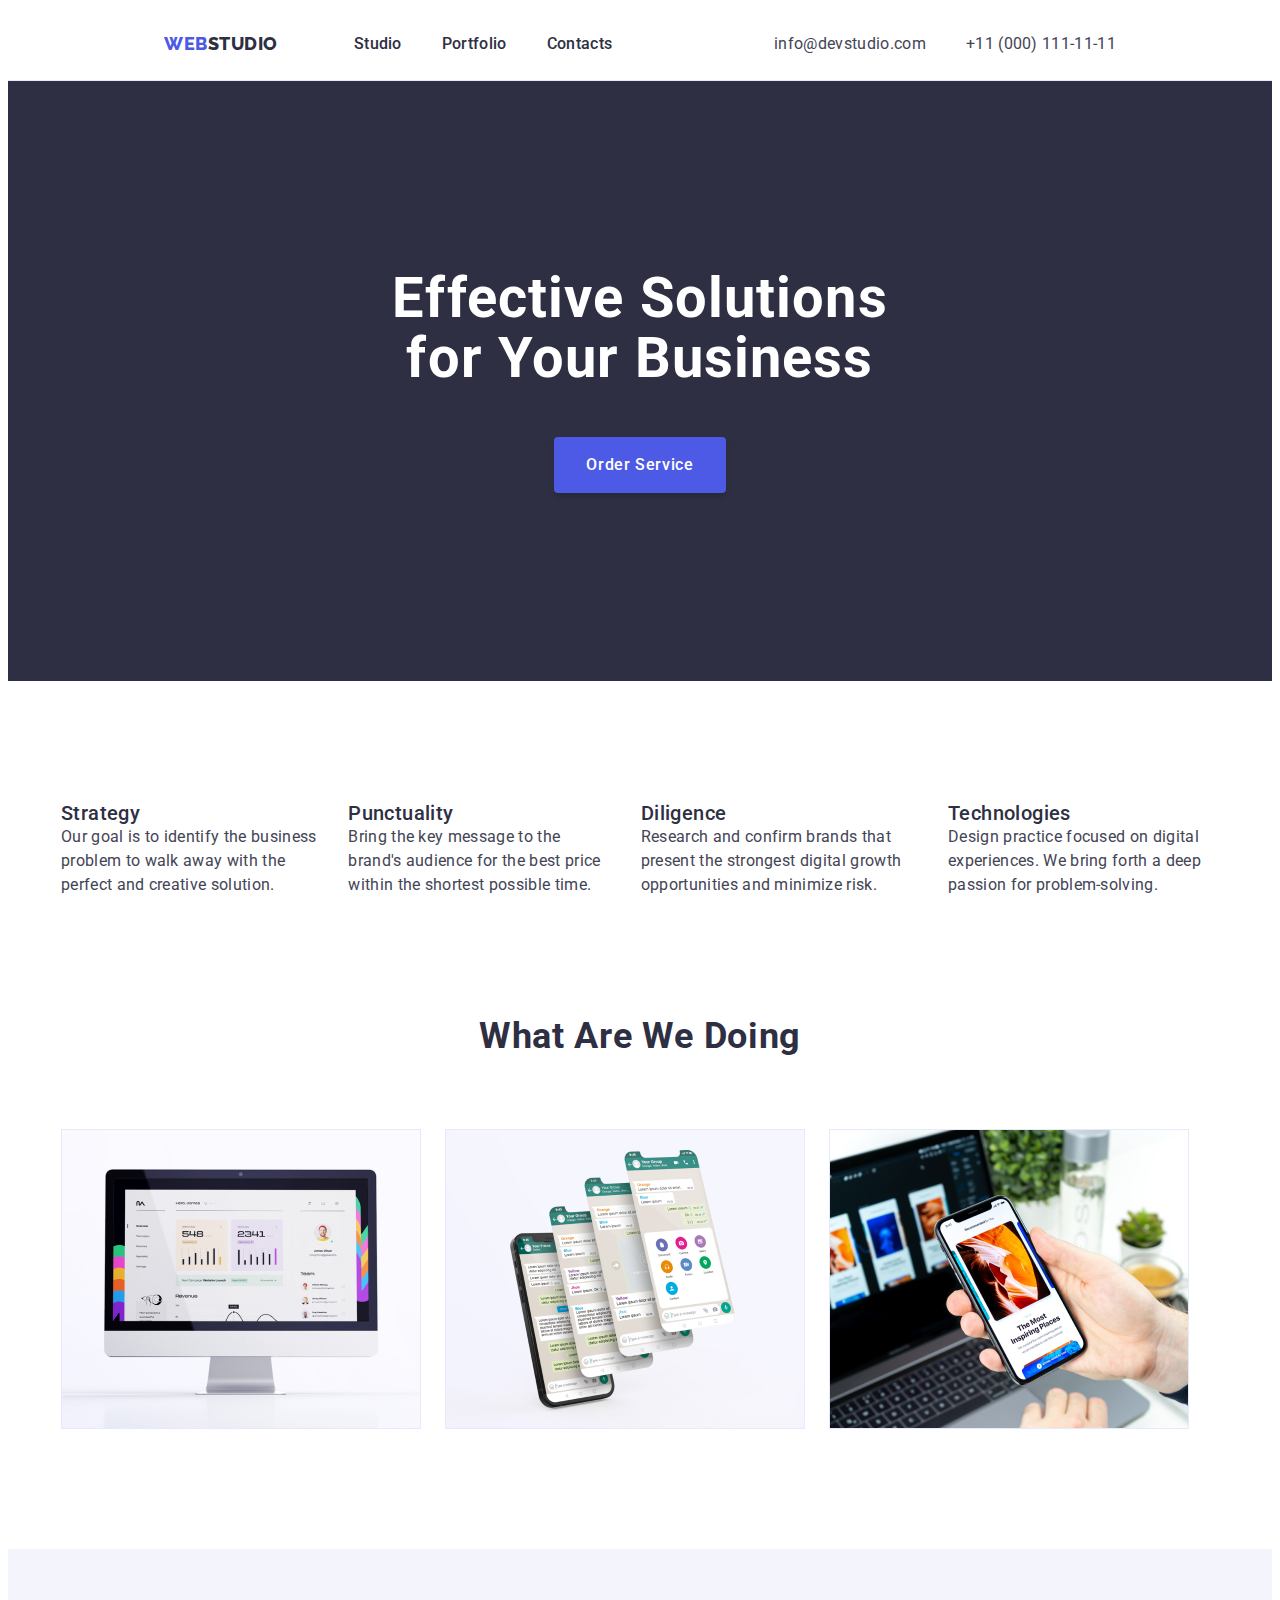
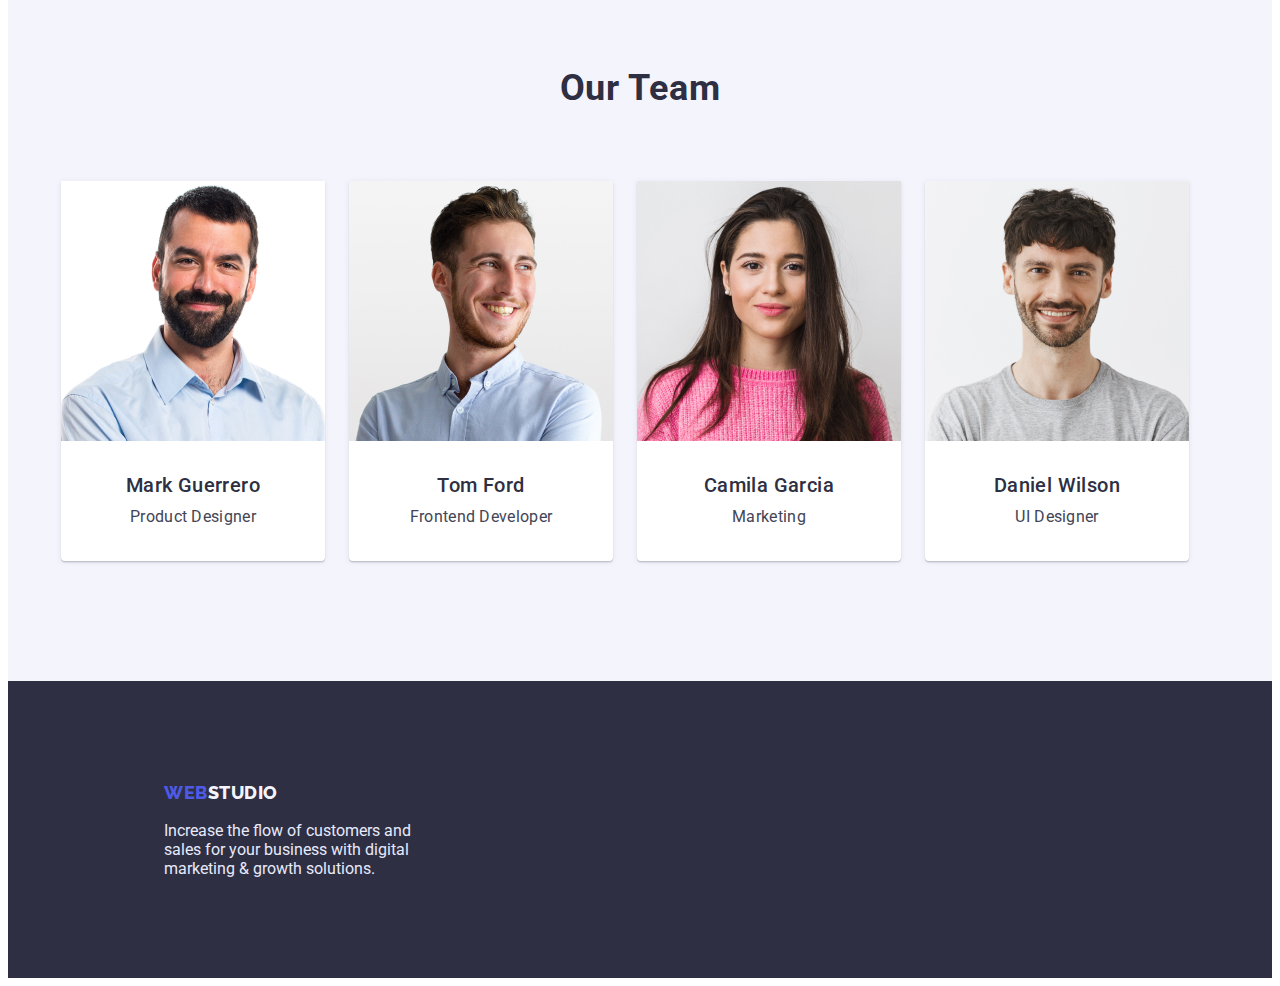
<file: index.html>
<!DOCTYPE html>
<html lang="en">
  <head>
    <meta charset="UTF-8" />
    <meta http-equiv="X-UA-Compatible" content="IE=edge" />
    <meta name="viewport" content="width=device-width, initial-scale=1.0" />
    <title>WebStudio</title>
    <link rel="preconnect" href="https://fonts.googleapis.com" />
    <link rel="preconnect" href="https://fonts.gstatic.com" crossorigin />
    <link
      href="https://fonts.googleapis.com/css2?family=Raleway:wght@800&family=Roboto:wght@400;500;700&display=swap"
      rel="stylesheet"
    />
    <link
      rel="stylesheet"
      href="https://cdnjs.cloudflare.com/ajax/libs/modern-normalize/1.1.0/modern-normalize.min.css"
      integrity="sha512-wpPYUAdjBVSE4KJnH1VR1HeZfpl1ub8YT/NKx4PuQ5NmX2tKuGu6U/JRp5y+Y8XG2tV+wKQpNHVUX03MfMFn9Q=="
      crossorigin="anonymous"
      referrerpolicy="no-referrer"
    />

    <link rel="stylesheet" href="./css/styles.css" />
  </head>
  <body>
    <!-- HEADER -->
    <header class="header">
      <div class="header-container">
        <nav class="header-navigation">
          <a href="./index.html" class="header-logo link"
            >Web<span class="text-logo link">Studio</span></a
          >

          <ul class="header-list list">
            <li class="header-item">
              <a class="header-link link" href="./index.html">Studio</a>
            </li>
            <li class="header-item">
              <a class="header-link link" href="./portfolio.html">Portfolio</a>
            </li>
            <li class="header-item">
              <a class="header-link link" href="">Contacts</a>
            </li>
          </ul>
        </nav>
        <address class="address">
          <ul class="header-address list">
            <li class="address-list">
              <a class="address-link link" href="mailto:info@devstudio.com"
                >info@devstudio.com</a
              >
            </li>
            <li class="address-list">
              <a class="address-link link" href="tel:+110001111111"
                >+11 (000) 111-11-11</a
              >
            </li>
          </ul>
        </address>
      </div>
    </header>

    <main>
      <!-- Section 1 -->
      <section class="section-hero">
        <h1 class="hero-title">Effective Solutions <br />for Your Business</h1>
        <div class="hero-container">
          <button class="hero-btn" type="button">Order Service</button>
        </div>
      </section>

      <!-- Section 2 -->
      <section class="description section">
        <div class="desc-container container">
          <h2 hidden class="features">features</h2>
          <ul class="desc-item list">
            <li class="description-list">
              <h3 class="description-titel">Strategy</h3>
              <p class="description-text">
                Our goal is to identify the business problem to walk away with
                the perfect and creative solution.
              </p>
            </li>
            <li>
              <h3 class="description-titel">Punctuality</h3>
              <p class="description-text">
                Bring the key message to the brand's audience for the best price
                within the shortest possible time.
              </p>
            </li>

            <li>
              <h3 class="description-titel">Diligence</h3>
              <p class="description-text">
                Research and confirm brands that present the strongest digital
                growth opportunities and minimize risk.
              </p>
            </li>
            <li>
              <h3 class="description-titel">Technologies</h3>
              <p class="description-text">
                Design practice focused on digital experiences. We bring forth a
                deep passion for problem-solving.
              </p>
            </li>
          </ul>
        </div>
      </section>

      <!-- Section 3 -->
      <section class="photo">
        <div class="container">
          <h2 class="photo-titel">What Are We Doing</h2>
          <ul class="photo-list list">
            <li>
              <img src="./images/doing.jpg" alt="computer" width="360" />
            </li>
            <li>
              <img src="./images/doing2.jpg" alt="phone" width="360" />
            </li>
            <li>
              <img
                src="./images/doing3.jpg"
                alt="phone and computer"
                width="360"
              />
            </li>
          </ul>
        </div>
      </section>

      <!-- Section 4 -->
      <section class="team section">
        <div class="container">
          <h2 class="team-titel">Our Team</h2>
          <ul class="team-item list">
            <li class="team-list">
              <img
                class="team-img"
                src="./images/img.jpg"
                alt="Mark Guerrero"
                width="264"
              />
              <h3 class="team-name">Mark Guerrero</h3>
              <p class="team-text">Product Designer</p>
            </li>
            <li class="team-list">
              <img
                class="team-img"
                src="./images/img1.jpg"
                alt="Tom Ford"
                width="264"
              />
              <h3 class="team-name">Tom Ford</h3>
              <p class="team-text">Frontend Developer</p>
            </li>
            <li class="team-list">
              <img
                class="team-img"
                src="./images/img2.jpg"
                alt="Camila Garcia"
                width="264"
              />
              <h3 class="team-name">Camila Garcia</h3>
              <p class="team-text">Marketing</p>
            </li>
            <li class="team-list">
              <img
                class="team-img"
                src="./images/img3.jpg"
                alt="Daniel Wilson"
                width="264"
              />
              <h3 class="team-name">Daniel Wilson</h3>
              <p class="team-text">UI Designer</p>
            </li>
          </ul>
        </div>
      </section>
    </main>

    <!-- Webstudio -->
    <footer class="footer">
      <div class="footer-container">
        <a href="./index.html" class="footer-logo link"
          >Web<span class="footer-text link">Studio</span></a
        >
        <p class="footer-p">
          Increase the flow of customers and <br />
          sales for your business with digital <br />
          marketing & growth solutions.
        </p>
      </div>
    </footer>
  </body>
</html>
</file>
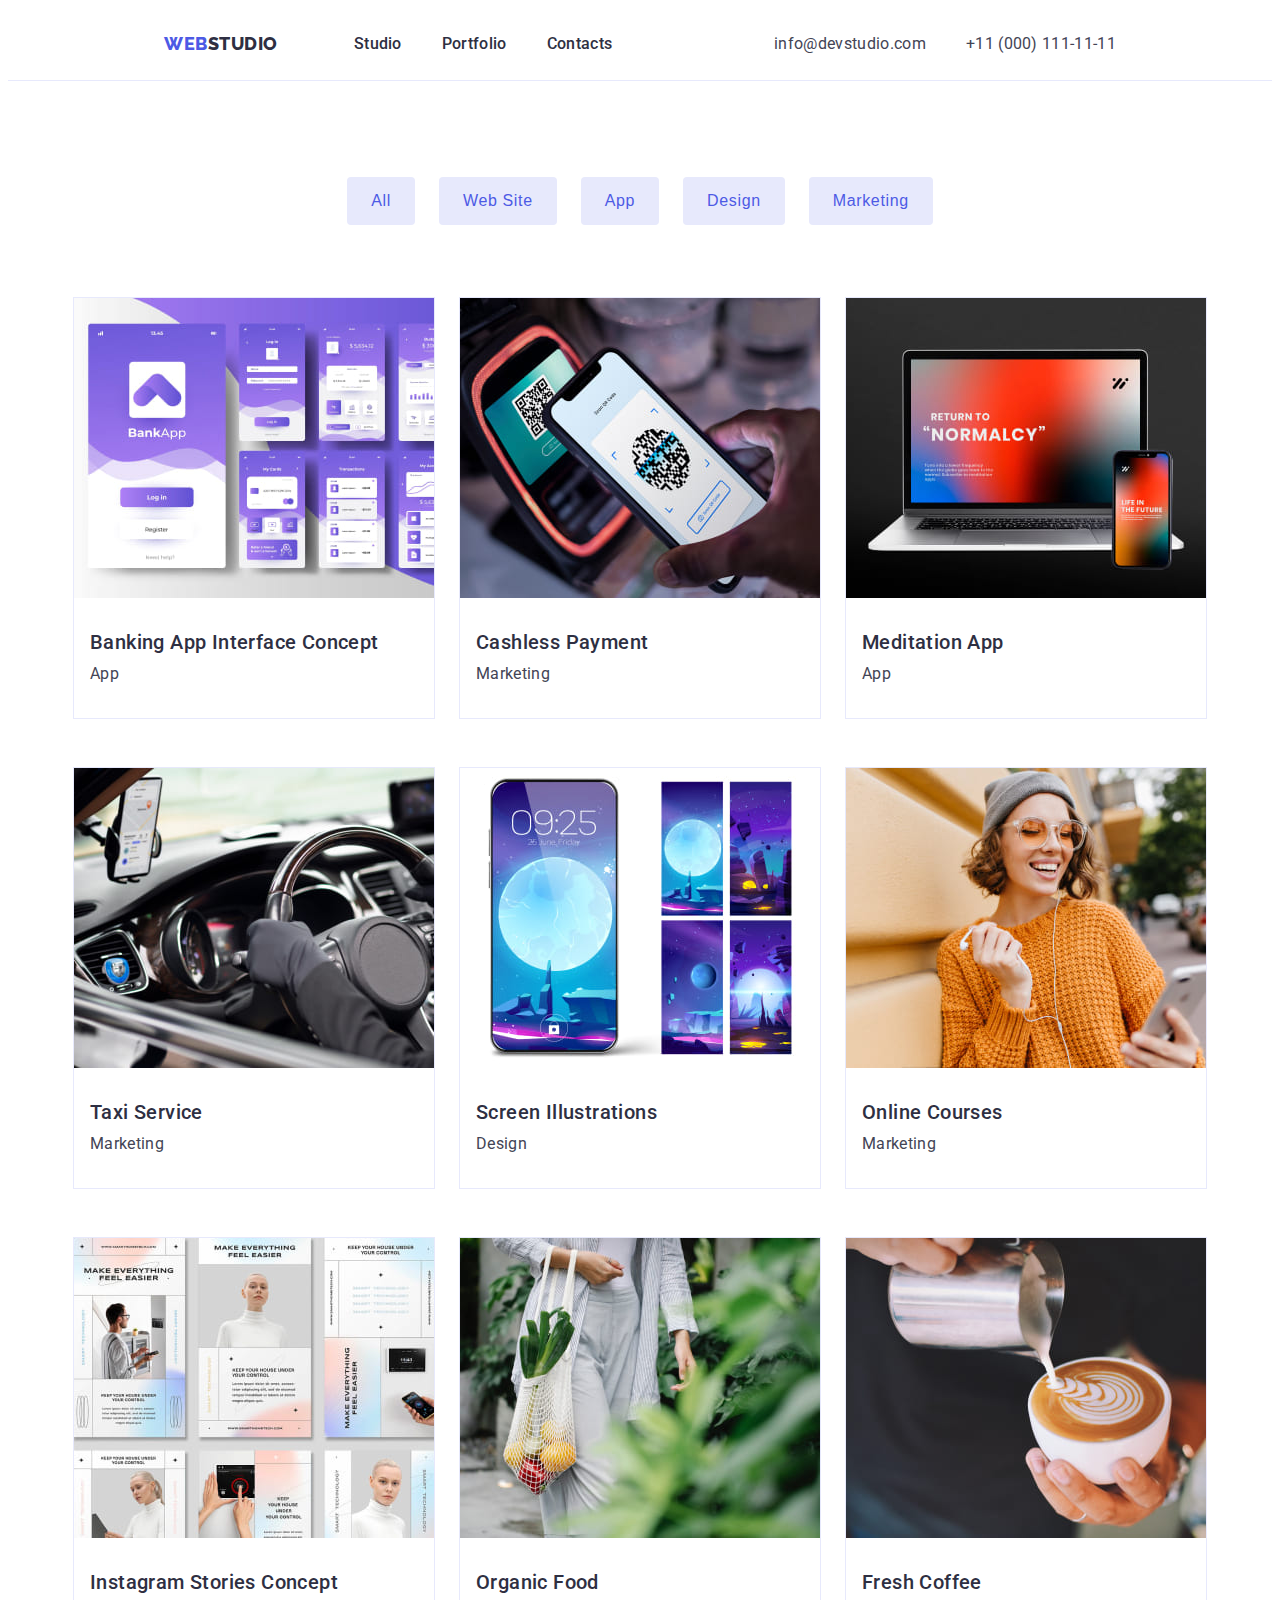
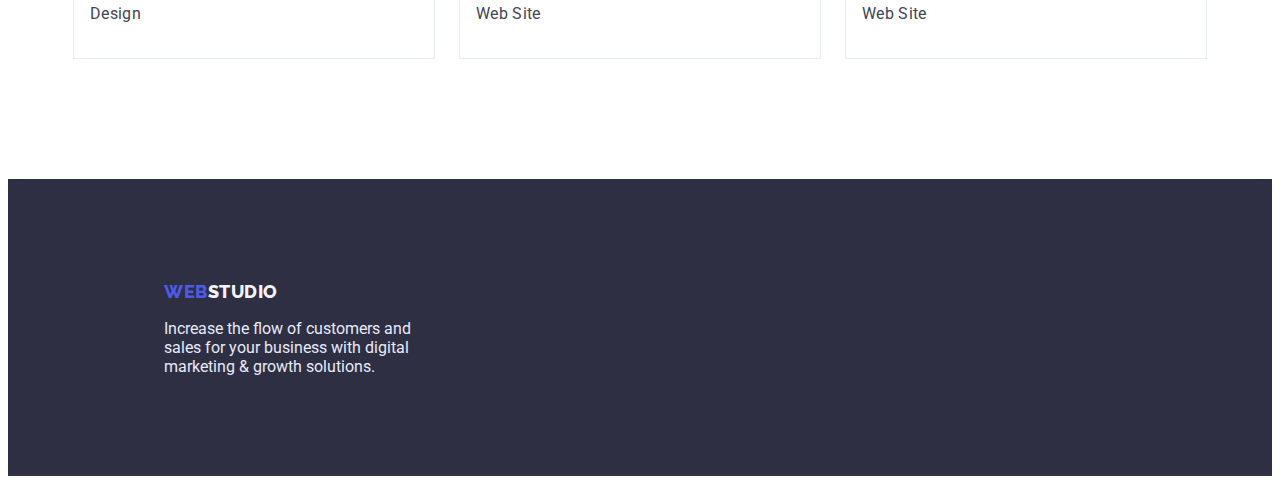
<file: portfolio.html>
<!DOCTYPE html>
<html lang="en">
  <head>
    <meta charset="UTF-8" />
    <meta http-equiv="X-UA-Compatible" content="IE=edge" />
    <meta name="viewport" content="width=device-width, initial-scale=1.0" />
    <title>Portfolio</title>
    <link rel="preconnect" href="https://fonts.googleapis.com" />
    <link rel="preconnect" href="https://fonts.gstatic.com" crossorigin />
    <link
      href="https://fonts.googleapis.com/css2?family=Raleway:wght@800&family=Roboto:wght@400;500;700&display=swap"
      rel="stylesheet"
    />
    <link
      rel="stylesheet"
      href="https://cdnjs.cloudflare.com/ajax/libs/modern-normalize/1.1.0/modern-normalize.min.css"
      integrity="sha512-wpPYUAdjBVSE4KJnH1VR1HeZfpl1ub8YT/NKx4PuQ5NmX2tKuGu6U/JRp5y+Y8XG2tV+wKQpNHVUX03MfMFn9Q=="
      crossorigin="anonymous"
      referrerpolicy="no-referrer"
    />
    <link rel="stylesheet" href="./css/styles.css" />
  </head>
  <body>
    <header class="header">
      <div class="header-container">
        <nav class="header-navigation">
          <a href="./index.html" class="header-logo link"
            >Web<span class="text-logo link">Studio</span></a
          >
          <ul class="header-list list">
            <li class="header-item">
              <a class="header-link link" href="./index.html">Studio</a>
            </li>
            <li class="header-item">
              <a class="header-link link" href="./portfolio.html">Portfolio</a>
            </li>
            <li class="header-item">
              <a class="header-link link" href="">Contacts</a>
            </li>
          </ul>
        </nav>
        <address class="address">
          <ul class="header-address list">
            <li class="address-list">
              <a class="address-link link" href="mailto:info@devstudio.com"
                >info@devstudio.com</a
              >
            </li>
            <li class="address-list">
              <a class="address-link link" href="tel:+110001111111"
                >+11 (000) 111-11-11</a
              >
            </li>
          </ul>
        </address>
      </div>
    </header>

    <main>
      <section>
        <h1 hidden>Portfolio</h1>
        <div class="container-btn">
          <ul class="btn-list list">
            <li class="style-btn">
              <button type="button" class="text-btn">All</button>
            </li>
            <li class="style-btn">
              <button type="button" class="text-btn">Web Site</button>
            </li>
            <li class="style-btn">
              <button type="button" class="text-btn">App</button>
            </li>
            <li class="style-btn">
              <button type="button" class="text-btn">Design</button>
            </li>
            <li class="style-btn">
              <button type="button" class="text-btn">Marketing</button>
            </li>
          </ul>
        </div>
        <div class="container-photo">
          <ul class="photo-list-portf list">
            <li class="photo-solid">
              <a href="" class="photo-img link"
                ><img
                  src="./images/portfolio-1.jpg"
                  alt="BankApp"
                  width="360"
                />

                <h2 class="portfolio-item">Banking App Interface Concept</h2>
                <p class="portfolio-text">App</p></a
              >
            </li>
            <li class="photo-solid">
              <a href="" class="link">
                <img
                  src="./images/portfolio-2.jpg"
                  alt="Cashless Payment"
                  width="360"
                />
                <h2 class="portfolio-item">Cashless Payment</h2>
                <p class="portfolio-text">Marketing</p></a
              >
            </li>
            <li class="photo-solid">
              <a href="" class="link"
                ><img
                  src="./images/portfolio-3.jpg"
                  alt="Meditation App"
                  width="360"
                />
                <h2 class="portfolio-item">Meditation App</h2>
                <p class="portfolio-text">App</p></a
              >
            </li>
            <li class="photo-solid">
              <a href="" class="link"
                ><img
                  src="./images/portfolio-4.jpg"
                  alt="Taxi Service"
                  width="360"
                />
                <h2 class="portfolio-item">Taxi Service</h2>
                <p class="portfolio-text">Marketing</p></a
              >
            </li>

            <li class="photo-solid">
              <a href="" class="link"
                ><img
                  src="./images/portfolio-5.jpg"
                  alt="Screen Illustrations"
                  width="360"
                />
                <h2 class="portfolio-item">Screen Illustrations</h2>
                <p class="portfolio-text">Design</p></a
              >
            </li>
            <li class="photo-solid">
              <a href="" class="link"
                ><img
                  src="./images/portfolio-6.jpg"
                  alt="Online Courses"
                  width="360"
                />
                <h2 class="portfolio-item">Online Courses</h2>
                <p class="portfolio-text">Marketing</p></a
              >
            </li>
            <li class="photo-solid">
              <a href="" class="link">
                <img
                  src="./images/portfolio-7.jpg"
                  alt="Instagram Stories Concept"
                  width="360"
                />
                <h2 class="portfolio-item">Instagram Stories Concept</h2>
                <p class="portfolio-text">Design</p></a
              >
            </li>
            <li class="photo-solid">
              <a href="" class="link"
                ><img
                  src="./images/portfolio-8.jpg"
                  alt="Organic Food"
                  width="360"
                />
                <h2 class="portfolio-item">Organic Food</h2>
                <p class="portfolio-text">Web Site</p></a
              >
            </li>
            <li class="photo-solid">
              <a href="" class="link"
                ><img
                  src="./images/portfolio-9.jpg"
                  alt="Fresh Coffee"
                  width="360"
                />
                <h2 class="portfolio-item">Fresh Coffee</h2>
                <p class="portfolio-text">Web Site</p></a
              >
            </li>
          </ul>
        </div>
      </section>
    </main>
    <footer class="footer">
      <div class="footer-container">
        <a href="./index.html" class="footer-logo link"
          >Web<span class="footer-text link">Studio</span></a
        >
        <p class="footer-p">
          Increase the flow of customers and <br />
          sales for your business with digital <br />
          marketing & growth solutions.
        </p>
      </div>
    </footer>
  </body>
</html>
</file>
<file: css/styles.css>
h1,
h2,
h3,
p,
ul,
img,
a {
  margin: 0;
}
ul {
  margin: 0;
  padding-left: 0;
}
button {
  cursor: pointer;
}

img {
  display: block;
}
*,
*::before,
*::after {
  box-sizing: inherit;
}

:root {
  --pressed-state: #4046b;
  --succes: ■#31d0aa;
  --text: #434455;
  --accent: #e7e9fc;
  --light: #f4f4fd;
  --modal-overlay: rgba(46, 47, 66, 0.4);
  --hero-backgrount: rgba(46, 47, 66, 0.7);
  --background-color: #ffffff;
  --second-color: #4d5ae5;
  --logo-color: #2e2f42;
  --color-link: #404bbf;
}

body {
  font-family: "Roboto", sans-serif;
  color: var(--text);
  background-color: var(--background-color);
}

.list {
  list-style: none;
}
.link {
  text-decoration: none;
}
.container {
  width: 1158px;
  padding-left: 15px;
  padding-right: 15px;
  margin: 0 auto;
}

.section {
  padding-top: 120px;
  padding-bottom: 120px;
}
/* ----------------header--------------- */
.header {
  box-sizing: border-box;
  border-bottom: 1px solid var(--accent);
  padding-top: 24px;
  padding-bottom: 24px;
}
.header-container {
  display: flex;
  align-items: center;
}
.header-navigation {
  display: flex;
  align-items: center;
  margin-right: auto;
}

.header-logo {
  font-weight: 800;
  font-size: 18px;
  line-height: 1.17;
  font-family: "Raleway", sans-serif;

  align-items: center;
  letter-spacing: 0.03em;
  text-transform: uppercase;

  color: var(--second-color);

  margin-left: 156px;
}
.text-logo {
  font-weight: 800;
  font-size: 18px;
  line-height: 1.17;

  align-items: center;
  letter-spacing: 0.03em;
  text-transform: uppercase;

  color: var(--logo-color);
}

.header-list {
  font-weight: 500;
  font-size: 16px;
  line-height: 1.5;

  letter-spacing: 0.02em;
  display: flex;
  margin-left: 76px;
  gap: 40px;
}
.header-item {
}
.header-link {
  color: var(--logo-color);
}
.address-list {
}
.address-link {
  font-size: 16px;
  line-height: 1.5;

  letter-spacing: 0.02em;

  color: var(--text);
}
.address-link:is(:hover, :focus) {
  color: var(--color-link);
}

.header-link:is(:hover, :focus) {
  color: var(--color-link);
}
.address {
  font-style: normal;
  line-height: 1.5;
  color: var(--text);
}
.header-address {
  display: flex;
  gap: 40px;
  margin-right: 156px;
}

/* --------------Section 1 --------------- */
.section-hero {
  background-color: var(--logo-color);
}

.hero-title {
  margin-bottom: 48px;

  font-weight: 700;
  font-size: 56px;
  line-height: 1.07;

  text-align: center;
  letter-spacing: 0.02em;

  color: var(--background-color);
  padding-top: 188px;
}
.hero-container {
  display: flex;
  justify-content: center;
  padding-bottom: 188px;
}
.hero-btn {
  border: none;
  padding: 16px 32px;
  font-family: "Roboto";
  font-weight: 500;
  font-size: 16px;
  line-height: 1.5;
  letter-spacing: 0.04em;
  color: var(--background-color);
  background-color: var(--second-color);

  box-shadow: 0px 4px 4px rgba(0, 0, 0, 0.15);

  cursor: pointer;
  border-radius: 4px;
  box-sizing: border-box;
}
.hero-btn:is(:hover, :focus) {
  background-color: var(--color-link);
}

/* -----------------------Sectiom 2----------------------- */
.description {
}
.desc-container {
}
.features {
}
.desc-item {
  display: flex;
  gap: 24px;
}
.description-list {
}
.description-titel {
  font-weight: 500;
  font-size: 20px;
  line-height: 1.2;

  letter-spacing: 0.02em;

  color: var(--logo-color);
}
.description-text {
  font-size: 16px;
  line-height: 1.5;

  letter-spacing: 0.02em;

  color: var(--text);
}
/* ----------------Section 3----------------- */
.photo {
  padding-bottom: 120px;
}
.photo-titel {
  font-size: 36px;
  line-height: 1.11;

  text-align: center;
  letter-spacing: 0.02em;
  text-transform: capitalize;

  color: var(--logo-color);
  margin-bottom: 72px;
}
.photo-list {
  display: flex;
  gap: 24px;
}
/* ----------------Section 4-------------------- */
.team {
  background: var(--light);
}
.team-titel {
  font-size: 36px;
  line-height: 1.11;

  text-align: center;
  letter-spacing: 0.02em;
  text-transform: capitalize;

  color: var(--logo-color);
  margin-bottom: 72px;
}
.team-item {
  display: flex;
  gap: 24px;
}
.team-list {
  background-color: var(--background-color);
  box-shadow: 0px 1px 6px rgba(46, 47, 66, 0.08),
    0px 1px 1px rgba(46, 47, 66, 0.16), 0px 2px 1px rgba(46, 47, 66, 0.08);
  border-radius: 0px 0px 4px 4px;
}
.team-img {
  margin-bottom: 32px;
}
.team-name {
  font-weight: 500;
  font-size: 20px;
  line-height: 1.2;

  text-align: center;
  letter-spacing: 0.02em;

  color: var(--logo-color);
  margin-bottom: 8px;
}

.team-text {
  font-size: 16px;
  line-height: 1.5;

  text-align: center;
  letter-spacing: 0.02em;

  color: var(--text);
  margin-bottom: 32px;
}
/* ----------------Footer--------------- */
.footer {
  background-color: var(--logo-color);
}
.footer-container {
  padding-top: 101.5px;
  padding-bottom: 100px;
  padding-left: 156px;
}
.footer-logo {
  font-weight: 800;
  font-size: 18px;
  line-height: 1.17;
  font-family: "Raleway", sans-serif;

  align-items: center;
  letter-spacing: 0.03em;
  text-transform: uppercase;

  color: var(--second-color);
}
.footer-text {
  color: var(--light);
}
.footer-p {
  color: var(--accent);
  margin-top: 17.5px;
}
/* -------------Portfolio------------- */
.container-btn {
  padding-top: 96px;
}
.container-photo {
  padding-bottom: 120px;
}
.btn-list {
  display: flex;
  justify-content: center;
  gap: 24px;
  margin-bottom: 72px;
}
.style-btn {
  background: var(--accent);
  border-radius: 4px;
}

.text-btn {
  border: none;
  padding: 12px 24px;
  font-family: “Roboto”, sans-serif;
  font-weight: 500;
  font-size: 16px;
  line-height: 1.5;
  letter-spacing: 0.04em;
  color: var(--second-color);
  background-color: var(--light);
  cursor: pointer;
  border-radius: 4px;
  box-sizing: border-box;
  background-color: transparent;
}
.text-btn:is(:hover, :focus) {
  background-color: var(--color-link);
  color: var(--background-color);
}

.list-btn:is(:hover, :focus) {
  color: var(--background-color);
  background-color: var(--color-link);
}
.portfolio-item {
  font-weight: 500;
  font-size: 20px;
  line-height: 1.2;

  letter-spacing: 0.02em;

  color: var(--logo-color);
  margin-top: 32px;
  margin-left: 16px;
}
.portfolio-text {
  font-size: 16px;
  line-height: 1.5;

  letter-spacing: 0.02em;

  color: var(--text);
  margin-top: 8px;
  margin-bottom: 32px;
  margin-left: 16px;
}
.photo-list-portf {
  display: flex;
  flex-wrap: wrap;
  gap: 24px;
  row-gap: 48px;
  justify-content: center;
}
.photo-solid {
  border: 1px solid var(--accent);
}
</file>
